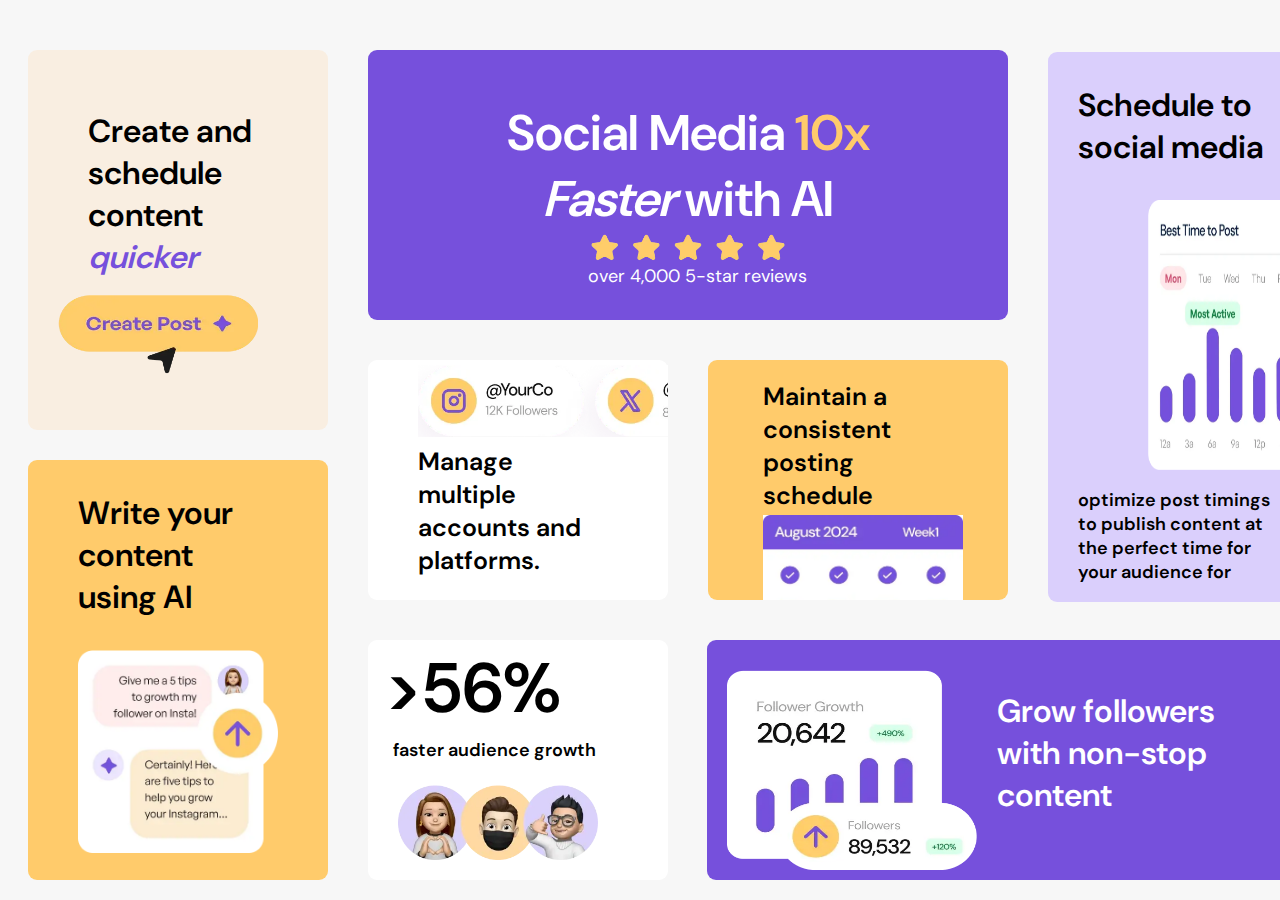
<file: bento-grid-main/index.html>
<!DOCTYPE html>
<html lang="en">
  <head>
    <meta charset="UTF-8" />
    <meta name="viewport" content="width=device-width, initial-scale=1.0" />
    <!-- displays site properly based on user's device -->

    <link
      rel="icon"
      type="image/png"
      sizes="32x32"
      href="./assets/images/favicon-32x32.png"
    />
    <link rel="stylesheet" href="style.css" />
    <link rel="icon" href="images/favicon-32x32.png" />

    <title>Frontend Mentor | Bento grid</title>
  </head>
  <body>
    <div class="grid-container">
      <div class="child child_one">
        <p>
          Create and <br />schedule<br />content<br /><span class="italic"
            >quicker</span
          >
        </p>
        <img
          src="images/illustration-create-post.webp"
          width="200px"
          height="85px"
          class="create-post"
          alt="create post"
        />
      </div>
      <div class="child child_two">
        <p>Schedule to<br />social media</p>
        <img
          src="images/illustration-schedule-posts.webp"
          alt=""
          width="200px"
          height="280px"
          class="schedule-img"
        />

        <p class="childtwo-p">
          optimize post timings<br />to publish content at<br />the perfect time
          for<br />your audience for
        </p>
      </div>
      <div class="child child_three">
        <p>Write your<br />content<br />using AI</p>
        <img
          src="images/illustration-ai-content.webp"
          alt=""
          width="200px"
          class="illustration-ai"
        />
      </div>
      <div class="child child_four">
        <p>Manage<br />multiple<br />accounts and<br />platforms.</p>
        <img
          src="images/illustration-multiple-platforms.png"
          alt=""
          width="250px"
          class="social-img"
        />
      </div>
      <div class="child child_five">
        <p>Maintain a<br />consistent<br />posting<br />schedule</p>
        <img
          src="images/illustration-consistent-schedule.png"
          alt=""
          width="200px"
          class="consistent-img"
        />
      </div>
      <div class="child child_six">
        <p class="percent">>56%</p>
        <p class="audience">faster audience growth</p>
        <img
          src="images/illustration-audience-growth.webp"
          alt=""
          width="200px"
          class="audience-pic"
        />
      </div>
      <div class="child child_seven">
        <p>
          Social Media <span class="tenx">10x</span><br /><em>Faster</em> with
          AI
        </p>
        <img
          src="images/illustration-five-stars.webp"
          alt="five stars"
          class="stars"
          width="200px"
        />
        <div class="p_childseven">over 4,000 5-star reviews</div>
      </div>
      <div class="child child_eight">
        <img
          src="images/illustration-grow-followers.webp"
          alt=""
          width="250px"
          height="200px"
          class="growfollower-img"
        />
        <p>Grow followers<br />with non-stop<br />content</p>
      </div>
    </div>

    <!-- <div class="attribution">
      Challenge by
      <a href="https://www.frontendmentor.io?ref=challenge">Frontend Mentor</a>.
      Coded by <a href="#">Prosper Ojonimi Joseph</a>.
    </div> -->
  </body>
</html>
</file>
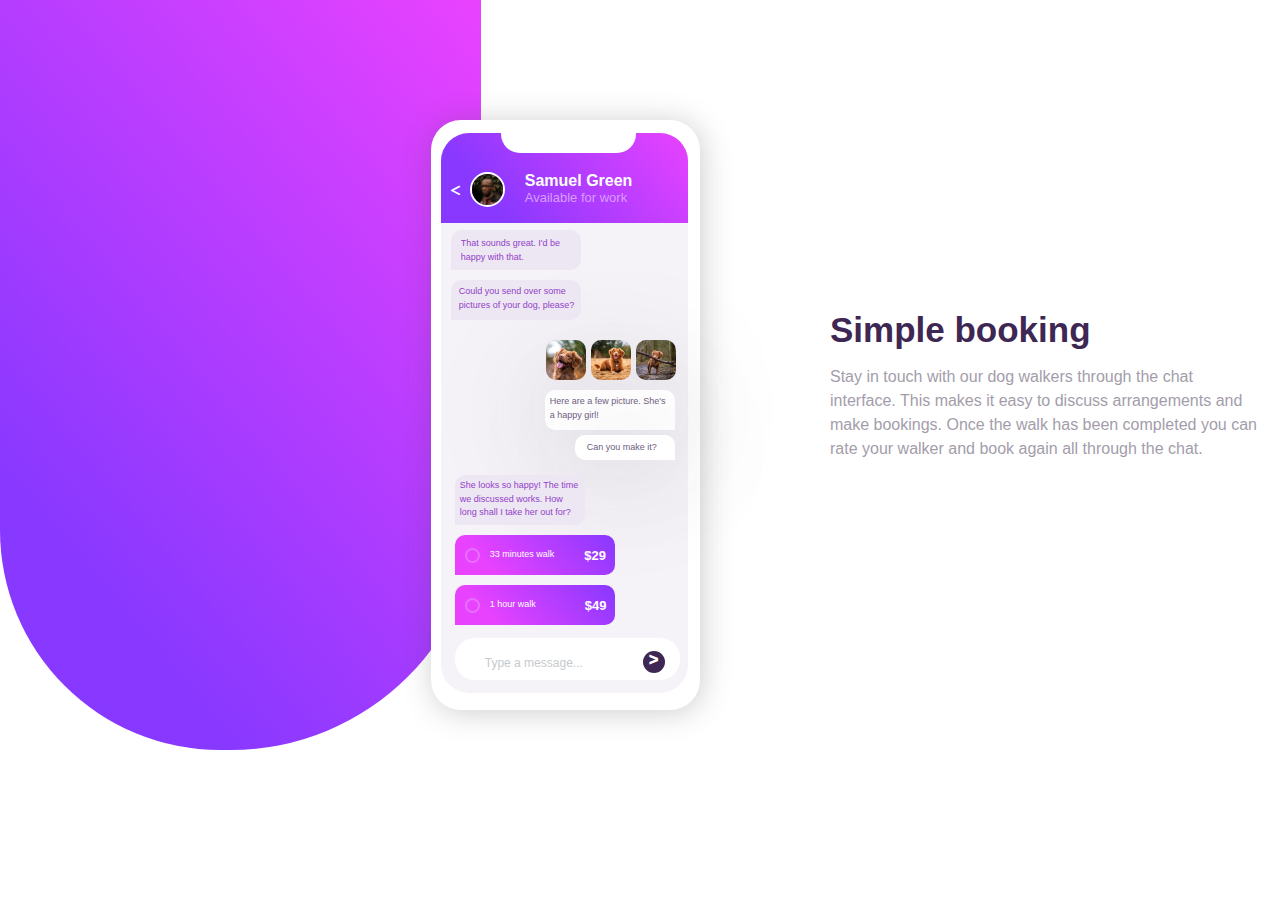
<file: chat-app-css-illustration-master/index.html>
<!DOCTYPE html>
<html lang="en">
  <head>
    <meta charset="UTF-8" />
    <link
      rel="stylesheet"
      href="https://cdnjs.cloudflare.com/ajax/libs/font-awesome/6.5.0/css/all.min.css"
    />

    <meta name="viewport" content="width=device-width, initial-scale=1.0" />
    <title>Chat app</title>
    <link rel="stylesheet" href="style.css" />
  </head>
  <body>
    <div class="container">
      <div class="chat-design">
        <div class="color-design"></div>
        <div class="chat-proper">
          <div class="chat-border">
            <div class="fill-area">
              <div class="curve"></div>

              <div class="header-content">
                <i class="fa-solid fa-less-than"></i>
                <img
                  src="images/avatar.jpg"
                  alt="profile-pic"
                  width="35px"
                  height="35px"
                  class="profile-pic"
                />
                <ul class="name">
                  <li class="worker-name">Samuel Green</li>
                  <li class="worker-job">Available for work</li>
                </ul>
              </div>
            </div>
            <div class="left-col">
              <div class="message-one">
                <p class="first-message">
                  That sounds great. I'd be<br />
                  happy with that.
                </p>
              </div>
              <div class="message-two">
                <p class="second-message">
                  Could you send over some<br />
                  pictures of your dog, please?
                </p>
              </div>
            </div>
            <div class="right-col">
              <div class="images">
                <img
                  src="images/dog-image-1.jpg"
                  alt="dog"
                  width="40px"
                  height="40px"
                  class="dog-one"
                />
                <img
                  src="images/dog-image-2.jpg"
                  alt="dog"
                  width="40px"
                  height="40px"
                />
                <img
                  src="images/dog-image-3.jpg"
                  alt="dog"
                  width="40px"
                  height="40px"
                  class="dog-three"
                />
              </div>
              <div class="text-one">
                <p class="third-message">
                  Here are a few picture. She's<br />
                  a happy girl!
                </p>
              </div>
              <div class="text-two">
                <p class="fourth-message">Can you make it?</p>
              </div>
              <div class="text-three">
                <p class="fifth-message">
                  She looks so happy! The time<br />
                  we discussed works. How<br />
                  long shall I take her out for?
                </p>
              </div>
              <div class="poll-one">
                <div class="circle"></div>
                <p class="poll-onetext">33 minutes walk</p>
                <span class="price">$29</span>
              </div>
              <div class="poll-two">
                <div class="circle"></div>
                <p class="poll-onetext">1 hour walk</p>
                <span class="price-two">$49</span>
              </div>
              <div class="text-area">
                Type a message...

                <div class="submit">></div>
              </div>
            </div>
          </div>
        </div>
      </div>

      <div class="chat-info">
        <h1>Simple booking</h1>
        <p>
          Stay in touch with our dog walkers through the chat<br />
          interface. This makes it easy to discuss arrangements and<br />
          make bookings. Once the walk has been completed you can<br />
          rate your walker and book again all through the chat.
        </p>
      </div>
    </div>
  </body>
</html>
</file>
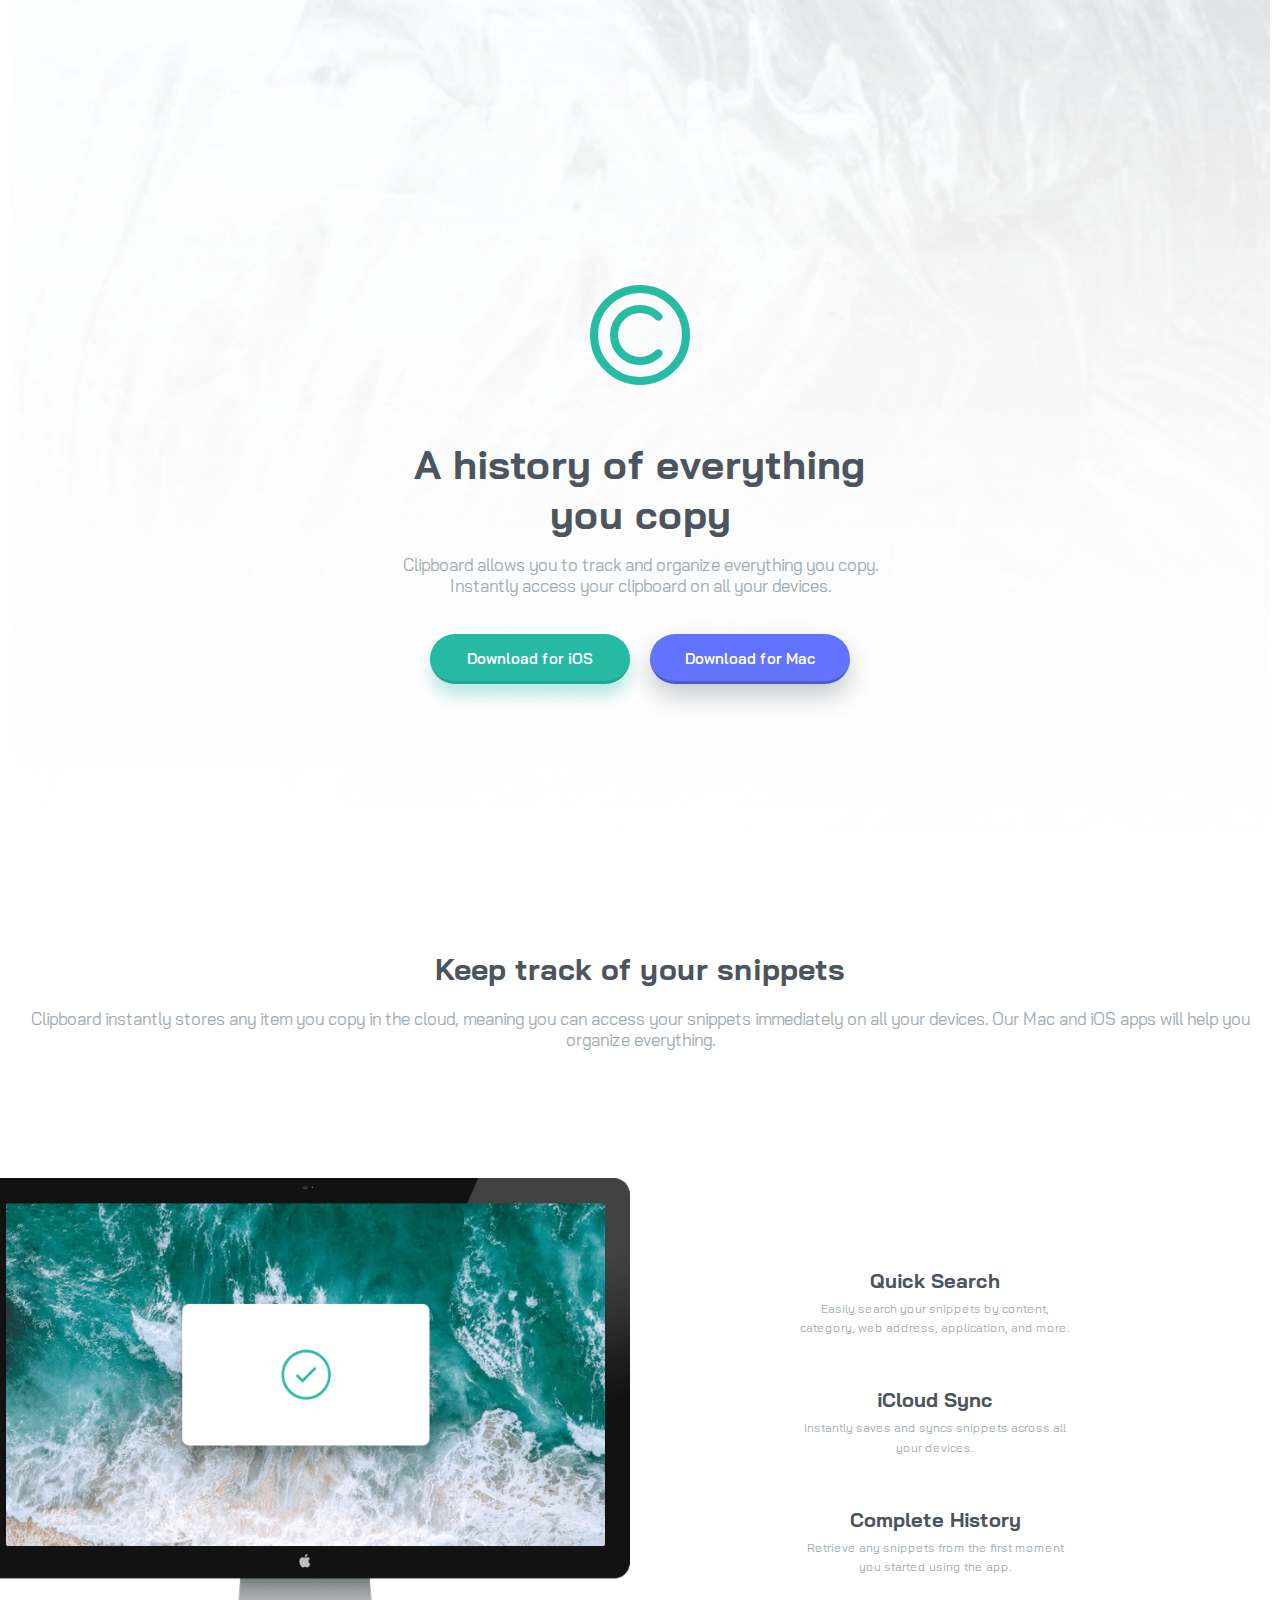
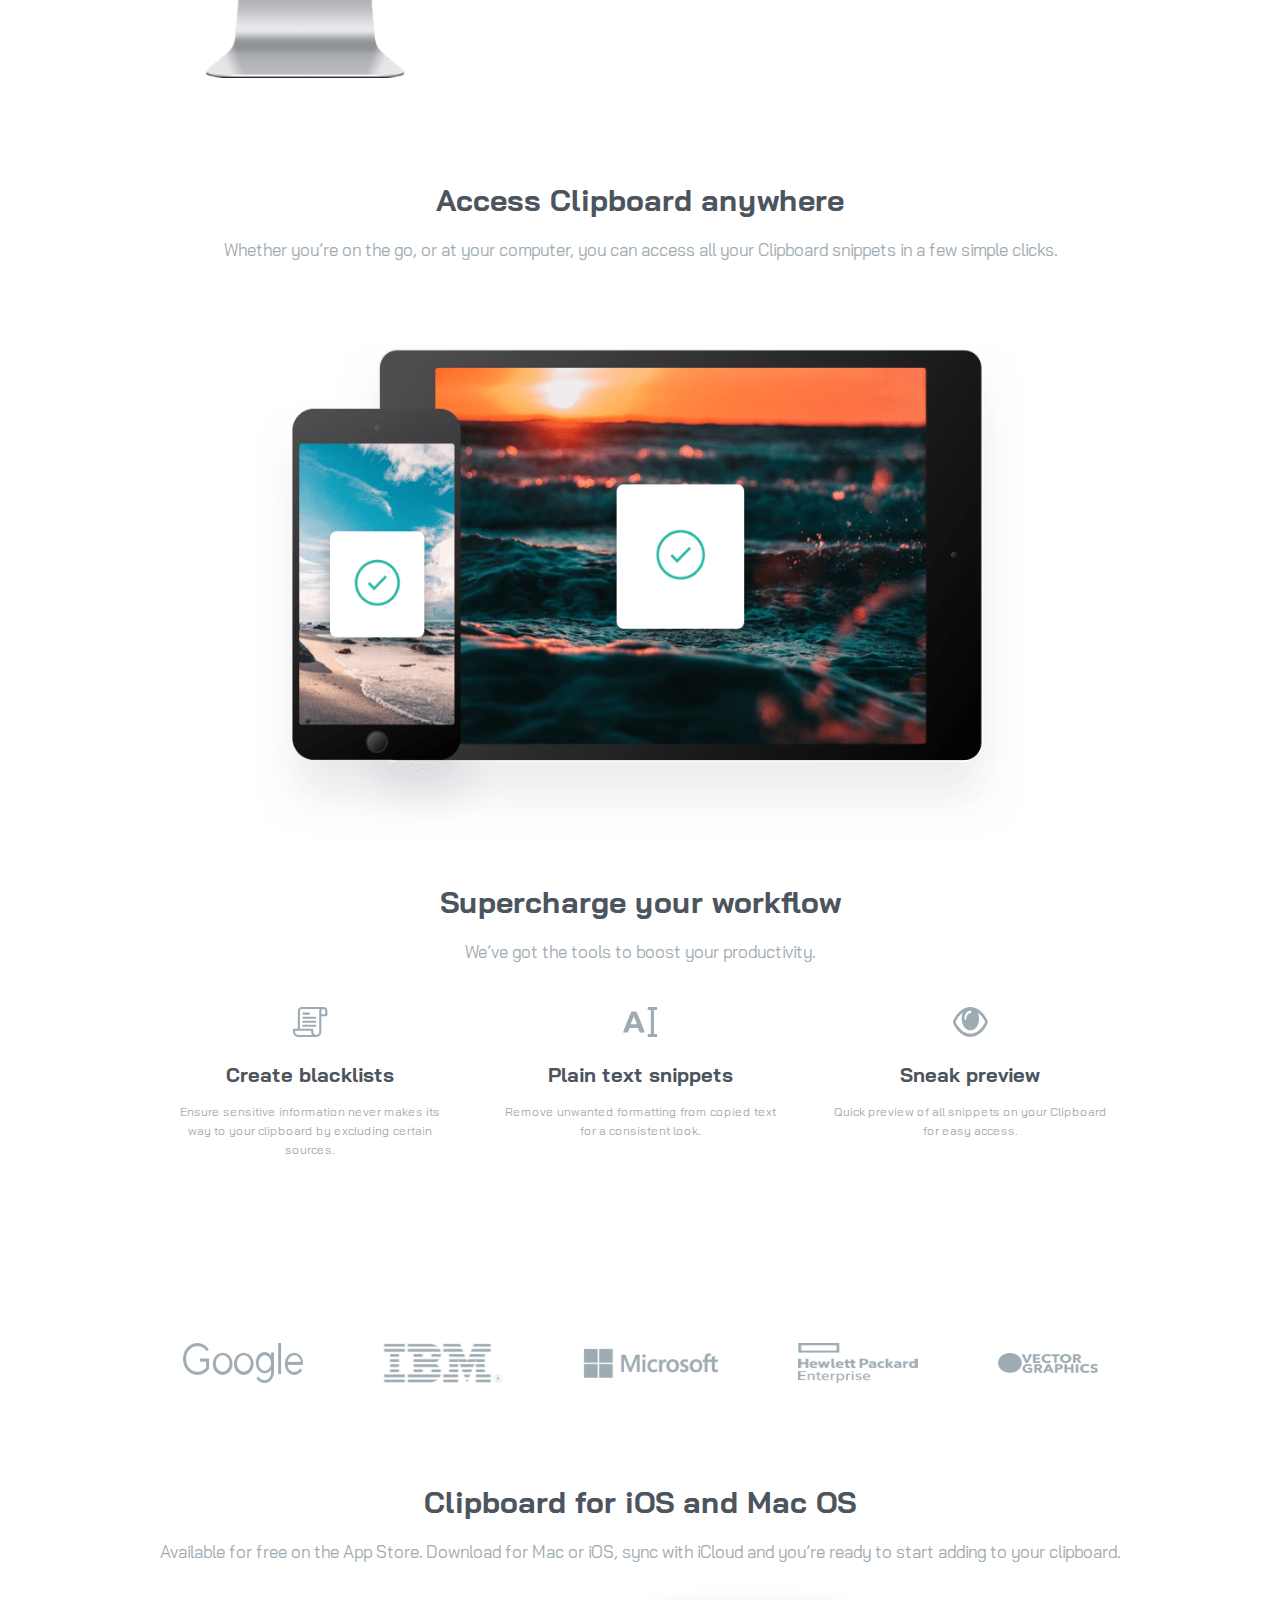
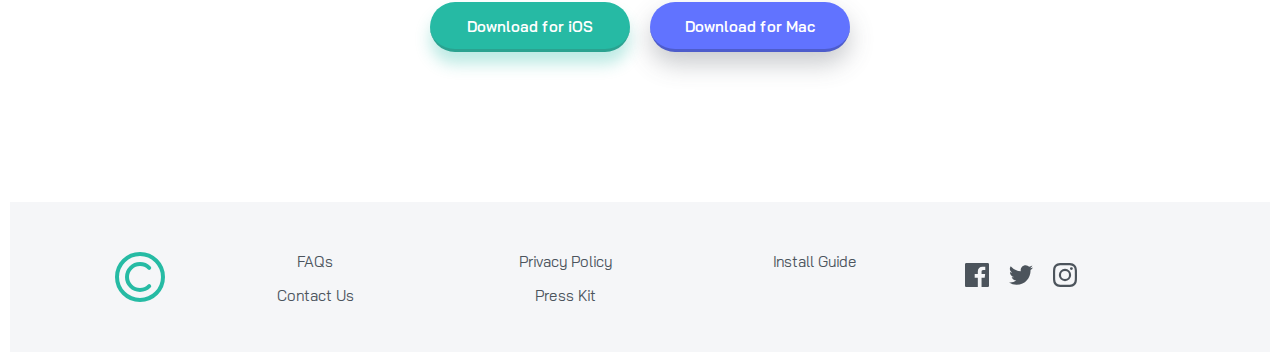
<file: clipboard-landing-page-master/index.html>
<!DOCTYPE html>
<html lang="en">
  <head>
    <meta charset="UTF-8" />
    <meta name="viewport" content="width=device-width, initial-scale=1.0" />

    <link rel="icon" type="image/png" sizes="32x32" href="./images/logo.svg" />
    <link rel="stylesheet" href="css/styles.css" />
    <link rel="stylesheet" href="css/queries.css" />
    <link rel="preconnect" href="https://fonts.googleapis.com" />
    <link rel="preconnect" href="https://fonts.gstatic.com" crossorigin />
    <link
      href="https://fonts.googleapis.com/css2?family=Bai+Jamjuree:wght@400;600&family=Inter:opsz,wght@14..32,700&display=swap"
      rel="stylesheet"
    />
    <title>Clipboard landing page</title>
  </head>
  <body>
    <section class="hero">
      <div class="container">
        <div class="logo-img">
          <img src="images/logo.svg" alt="brand-logo" class="logo" />
        </div>
        <div class="main-page-info">
          <h1 class="main-text">A history of everything you copy</h1>

          <p class="info-text">
            Clipboard allows you to track and organize everything you copy.
            Instantly access your clipboard on all your devices.
          </p>
        </div>
        <div class="cta">
          <a href="#" class="cta-link">Download for iOS</a>
          <a href="#" class="cta-link cta-link_blue">Download for Mac</a>
        </div>
      </div>
    </section>
    <section class="keep-track">
      <h2 class="keep-track-main-text">Keep track of your snippets</h2>
      <p class="keep-track_info-text">
        Clipboard instantly stores any item you copy in the cloud, meaning you
        can access your snippets immediately on all your devices. Our Mac and
        iOS apps will help you organize everything.
      </p>
    </section>
    <section class="features">
      <div class="features-img">
        <img
          src="images/image-computer.png"
          alt="image of a desktop"
          class="desktop"
        />
      </div>
      <div class="features-text">
        <div>
          <h3>Quick Search</h3>
          <p>
            Easily search your snippets by content, <br />
            category, web address, application, and more.
          </p>
        </div>
        <div>
          <h3 class="text-head">iCloud Sync</h3>
          <p>
            Instantly saves and syncs snippets across all <br />your devices.
          </p>
        </div>
        <div>
          <h3>Complete History</h3>
          <p>
            Retrieve any snippets from the first moment <br />you started using
            the app.
          </p>
        </div>
      </div>
    </section>
    <section class="access-clipboard">
      <h2>Access Clipboard anywhere</h2>
      <p>
        Whether you’re on the go, or at your computer, you can access all your
        Clipboard snippets in a few simple clicks.
      </p>
      <div class="devices-img">
        <img src="images/image-devices.png" alt="devices" />
      </div>
    </section>
    <section class="workflow">
      <h2>Supercharge your workflow</h2>
      <p>We’ve got the tools to boost your productivity.</p>
      <div>
        <div class="use-container">
          <div>
            <img src="images/icon-blacklist.svg" alt="blacklist" />
            <h3>Create blacklists</h3>
            <p>
              Ensure sensitive information never makes its<br />
              way to your clipboard by excluding certain <br />
              <span>sources.</span>
            </p>
          </div>
          <div>
            <img src="images/icon-text.svg" alt="text" />
            <h3>Plain text snippets</h3>
            <p>
              Remove unwanted formatting from copied text <br />
              <span> for a consistent look.</span>
            </p>
          </div>
          <div>
            <img src="images/icon-preview.svg" alt="blacklist" />
            <h3>Sneak preview</h3>
            <p>
              Quick preview of all snippets on your Clipboard <br /><span>
                for easy access.</span
              >
            </p>
          </div>
        </div>
      </div>
    </section>
    <section class="featured-in">
      <img src="images/logo-google.png" alt="google" />
      <img src="images/logo-ibm.png" alt="ibm" />
      <img src="images/logo-microsoft.png" alt="microsoft" />
      <img src="images/logo-hp.png" alt="hp" />
      <img src="images/logo-vector-graphics.png" alt="vector graphics" />
    </section>
    <section class="last-section">
      <h2>Clipboard for iOS and Mac OS</h2>

      <p>
        Available for free on the App Store. Download for Mac or iOS, sync with
        iCloud and you’re ready to start adding to your clipboard.
      </p>

      <div>
        <a href="#" class="cta-link">Download for iOS</a>
        <a href="#" class="cta-link cta-link_blue">Download for Mac</a>
      </div>
    </section>
    <footer>
      <img src="images/logo.svg" alt="logo" class="logo-footer" />
      <div>
        <a href="#">FAQs</a>
        <a href="#">Contact Us</a>
      </div>
      <div>
        <a href="#">Privacy Policy</a>
        <a href="#">Press Kit</a>
      </div>
      <div>
        <a href="#">Install Guide</a>
      </div>
      <div>
        <a href="#"><img src="images/icon-facebook.svg" alt="facebook" /></a>
        <a href="#"><img src="images/icon-twitter.svg" alt="facebook" /></a>
        <a href="#"><img src="images/icon-instagram.svg" alt="facebook" /></a>
      </div>
    </footer>
  </body>
</html>
</file>
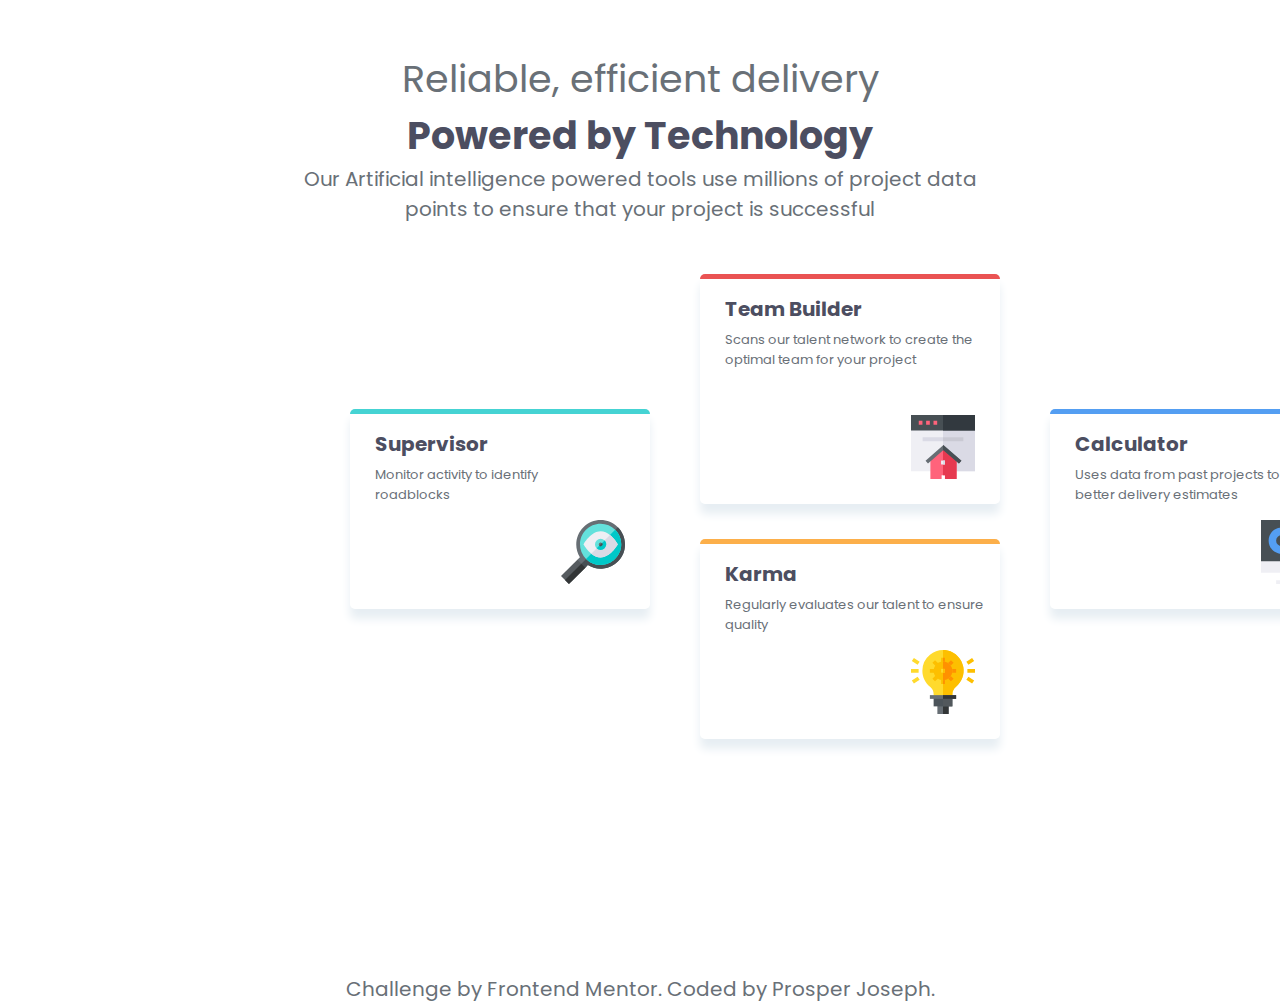
<file: four-card-feature-section-master/index.html>
<!DOCTYPE html>
<html lang="en">
  <head>
    <meta charset="UTF-8" />
    <meta name="viewport" content="width=device-width, initial-scale=1.0" />
    <!-- displays site properly based on user's device -->
    <link rel="stylesheet" href="style.css" />
    <link rel="preconnect" href="https://fonts.googleapis.com" />
    <link rel="preconnect" href="https://fonts.gstatic.com" crossorigin />
    <link
      href="https://fonts.googleapis.com/css2?family=Poppins:ital,wght@0,100;0,200;0,300;0,400;0,500;0,600;0,700;0,800;0,900;1,100;1,200;1,300;1,400;1,500;1,600;1,700;1,800;1,900&display=swap"
      rel="stylesheet"
    />
    <link
      rel="icon"
      type="image/png"
      sizes="32x32"
      href="./images/favicon-32x32.png"
    />

    <title>Four card feature section</title>
  </head>
  <body>
    <header>
      <h2>Reliable, efficient delivery</h2>
      <h2 class="header-two">Powered by Technology</h2>
      <p>
        Our Artificial intelligence powered tools use millions of project
        data<br />
        points to ensure that your project is successful
      </p>
    </header>
    <article>
      <div class="container">
        <div class="child supervisor">
          <p class="para s">Team Builder</p>
          <p class="paras1 1">
            Scans our talent network to create the <br />optimal team for your
            project
          </p>
          <img
            src="images/icon-team-builder.svg"
            alt="home image"
            class="home"
          />
        </div>
        <div class="child team-builder">
          <p class="para s">Supervisor</p>
          <p class="paras1 1">Monitor activity to identify <br />roadblocks</p>
          <img
            src="images/icon-supervisor.svg"
            alt="magnifying glass image"
            class="glass"
          />
        </div>
        <div class="child calculator">
          <p class="para s">Calculator</p>
          <p class="paras1 1">
            Uses data from past projects to provide <br />better delivery
            estimates
          </p>
          <img
            src="images/icon-calculator.svg"
            alt="calculator image"
            class="calc"
          />
        </div>
        <div class="child karma">
          <p class="para s">Karma</p>
          <p class="paras1 1">
            Regularly evaluates our talent to ensure quality
          </p>
          <img
            src="images/icon-karma.svg"
            alt="light bulb image"
            class="bulb"
          />
        </div>
      </div>
    </article>
    <footer>
      <p>Challenge by Frontend Mentor. Coded by Prosper Joseph.</p>
    </footer>
  </body>
</html>
</file>
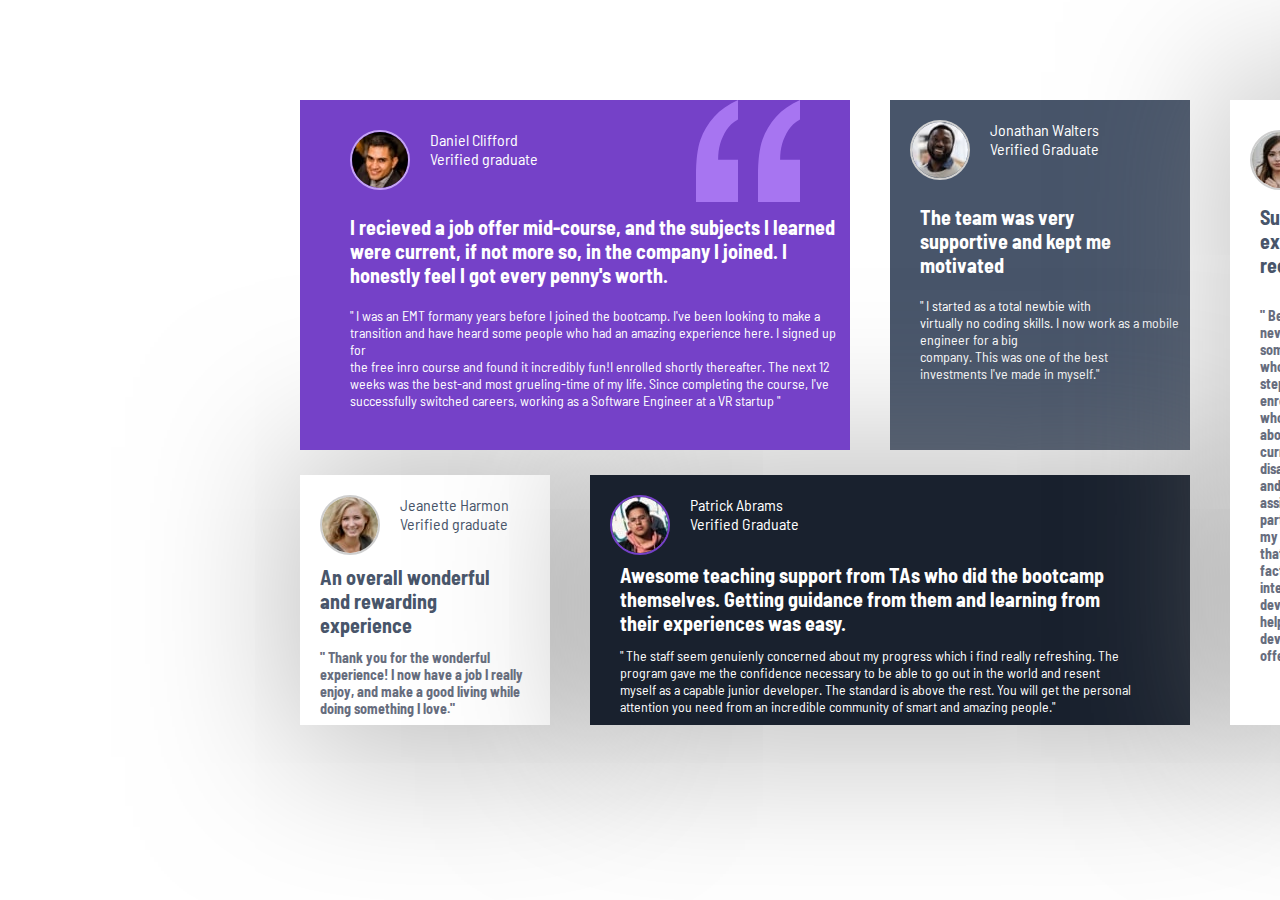
<file: testimonials-grid-section-main/index.html>
<!DOCTYPE html>
<html lang="en">
  <head>
    <meta charset="UTF-8" />
    <meta name="viewport" content="width=device-width, initial-scale=1.0" />
    <link rel="stylesheet" href="style.css" />
    <link rel="preconnect" href="https://fonts.googleapis.com" />
    <link rel="preconnect" href="https://fonts.gstatic.com" crossorigin />
    <link
      href="https://fonts.googleapis.com/css2?family=Barlow+Semi+Condensed:ital,wght@0,100;0,200;0,300;0,400;0,500;0,600;0,700;0,800;0,900;1,100;1,200;1,300;1,400;1,500;1,600;1,700;1,800;1,900&family=Poppins:ital,wght@0,100;0,200;0,300;0,400;0,500;0,600;0,700;0,800;0,900;1,100;1,200;1,300;1,400;1,500;1,600;1,700;1,800;1,900&display=swap"
      rel="stylesheet"
    />
    <link
      rel="shortcut icon"
      href="images/favicon-32x32.png"
      type="image/x-icon"
    />
    <title>Testimonial section</title>
  </head>
  <body>
    <section>
      <div class="container">
        <div class="column-one">
          <div class="child child-one">
            <img
              src="images/bg-pattern-quotation.svg"
              alt="quote image"
              class="quote-img"
            />
            <div class="childone-header">
              <img
                src="images/image-daniel.jpg"
                alt="daniel"
                class="daniel-img"
              />
              <ul>
                <li>Daniel Clifford</li>
                <li>Verified graduate</li>
              </ul>
            </div>
            <div class="childone-p">
              <p class="paragraph-one">
                I recieved a job offer mid-course, and the subjects I learned<br />
                were current, if not more so, in the company I joined. I<br />
                honestly feel I got every penny's worth.
              </p>
              <p class="paragraph-two">
                " I was an EMT formany years before I joined the bootcamp. I've
                been looking to make a<br />
                transition and have heard some people who had an amazing
                experience here. I signed up for<br />
                the free inro course and found it incredibly fun!I enrolled
                shortly thereafter. The next 12<br />
                weeks was the best-and most grueling-time of my life. Since
                completing the course, I've<br />
                successfully switched careers, working as a Software Engineer at
                a VR startup "
              </p>
            </div>
          </div>
          <div class="child child-two">
            <div class="childtwo-header">
              <img
                src="images/image-jeanette.jpg"
                alt="jeanette"
                class="jeanette-img"
              />
              <ul>
                <li class="childtwo-list">Jeanette Harmon</li>
                <li class="childtwo-list">Verified graduate</li>
              </ul>
            </div>
            <div class="childtwo-p">
              <p class="paragraph-one two">
                An overall wonderful<br />
                and rewarding<br />
                experience
              </p>
              <p class="paragraph-one twop">
                " Thank you for the wonderful<br />
                experience! I now have a job I really<br />
                enjoy, and make a good living while <br />
                doing something I love."
              </p>
            </div>
          </div>
        </div>
        <div class="column-two">
          <div class="child child-three">
            <div class="childthree-header">
              <img
                src="images/image-patrick.jpg"
                alt="patrick"
                class="patrick-img"
              />
              <ul>
                <li>Patrick Abrams</li>
                <li>Verified Graduate</li>
              </ul>
            </div>
            <div class="childthree-p">
              <p class="paragraph-one">
                Awesome teaching support from TAs who did the bootcamp<br />
                themselves. Getting guidance from them and learning from<br />
                their experiences was easy.
              </p>
              <p class="paragraph-two">
                " The staff seem genuienly concerned about my progress which i
                find really refreshing. The<br />
                program gave me the confidence necessary to be able to go out in
                the world and resent<br />
                myself as a capable junior developer. The standard is above the
                rest. You will get the personal<br />
                attention you need from an incredible community of smart and
                amazing people."
              </p>
            </div>
          </div>
          <div class="child child-four">
            <div class="childfour-header">
              <img
                src="images/image-jonathan.jpg"
                alt="jonathan"
                class="jonathan-img"
              />
              <ul>
                <li>Jonathan Walters</li>
                <li>Verified Graduate</li>
              </ul>
            </div>
            <div class="childfour-p">
              <p class="paragraph-one">
                The team was very<br />
                supportive and kept me<br />
                motivated
              </p>
              <p class="paragraph-two">
                " I started as a total newbie with<br />
                virtually no coding skills. I now work as a mobile engineer for
                a big<br />
                company. This was one of the best<br />
                investments I've made in myself."
              </p>
            </div>
          </div>
        </div>
        <div class="child child-five">
          <div class="childfive-header">
            <img src="images/image-kira.jpg" alt="kira" class="kira-img" />
            <ul>
              <li class="childtwo-list">Kira White</li>
              <li class="childtwo-list">Verified Graduate</li>
            </ul>
          </div>
          <div class="childfive-p">
            <p class="paragraph-one two">
              Such a life-changing<br />
              experience. Highly<br />
              recommended!
            </p>
            <p class="paragraph-one twop">
              " Before joining the bootcamp, I've<br />
              never written a line of code. I needed<br />
              some structure from proffessionals<br />
              who can help me learn programming<br />
              step by step. I was encouraged to<br />
              enroll by a former student of theirs<br />
              who can only say wonderful things<br />
              about the program. The entire<br />
              curriculum and staff did not<br />
              disappoint. They were very hands-on<br />
              and I never had to wait long for<br />
              assistance. The agile team project, in<br />
              particular, was outstanding. It took<br />
              my learning to the next level in a way<br />
              that no tutorial could ever have. In<br />
              fact, I've often referred to it during<br />
              interviews as an example of my<br />
              development experience. It certainly<br />
              helped me land a job as a full-stack<br />
              developer after recieving multiple<br />
              offers. 100% recommend!"
            </p>
          </div>
        </div>
      </div>
    </section>
  </body>
</html>
</file>
<file: bento-grid-main/style.css>
@font-face {
  font-family: DM Sans;
  src: url("fonts/DMSans-VariableFont_opsz\,wght.ttf") format("truetype");
}
body {
  background-color: #f7f7f7;
  font-family: "DM Sans";
}
p {
  font-size: 32px;
  font-weight: 600;
}
.grid-container {
  width: 1440px;
  height: 830px;
  background-color: #f7f7f7;
  margin-left: auto;
  margin-right: auto;
  margin-top: 50px;
  display: grid;
  grid-template-columns: 1fr 2fr 1fr;
  row-gap: 30px;
}
.child {
  background-color: gray;
  height: 300px;
  width: 300px;
  border-radius: 9px;
}

.child_one {
  background-color: hsl(31, 66%, 93%);
  align-self: start;
  height: 380px;
  margin-left: 20px;
}

.child_two {
  background-color: hsl(254, 88%, 90%);
  grid-column: 3/4;
  grid-row: 2;
  height: 550px;
  margin-top: -408px;
  margin-left: -40px;
  position: relative;
  display: flex;
  flex-direction: column;
}
.child_three {
  background-color: hsl(39, 100%, 71%);
  align-self: end;
  height: 420px;
  margin-left: 20px;
  grid-column: 1/2;
  grid-row: 2;
}
.child_four {
  background-color: hsl(0, 0%, 100%);
  grid-column: 2/3;
  grid-row: 2;
  height: 240px;
  margin-top: -100px;
  position: relative;
}
.social-img {
  position: absolute;
  top: 5px;
  left: 50px;

  background-color: hsl(0, 0%, 100%);
}
.child_five {
  background-color: hsl(39, 100%, 71%);
  grid-column: 2/3;
  grid-row: 2;
  justify-self: end;
  height: 240px;
  margin-top: -100px;
  margin-right: 80px;
  position: relative;
}
.child_six {
  background-color: hsl(0, 0%, 100%);
  grid-column: 2/3;
  grid-row: 2;
  height: 240px;
  align-self: end;
  position: relative;
}
.child_seven {
  background-color: hsl(256, 67%, 59%);
  grid-column: 2/3;
  grid-row: 1;
  height: 270px;
  width: 640px;
  position: relative;
}
.child_eight {
  background-color: hsl(256, 67%, 59%);
  grid-column: 2/3;
  grid-row: 2;
  justify-self: end;
  align-self: end;
  height: 240px;
  margin-right: -257px;
  display: flex;

  width: 638px;
}

.child_one p {
  margin-left: 60px;
  margin-top: 60px;
}
.italic {
  font-style: italic;
  color: hsl(256, 67%, 59%);
}
.create-post {
  margin-left: 30px;
  margin-top: -15px;
}

.child_seven p {
  font-size: 50px;
  color: hsl(0, 0%, 100%);
  text-align: center;
}
.stars {
  position: absolute;
  bottom: 55px;
  left: 220px;
}
.p_childseven {
  font-size: 18px;
  color: hsl(0, 0%, 100%);
  position: absolute;
  bottom: 32px;
  left: 220px;
}
.tenx {
  color: hsl(39, 100%, 71%);
}

.child_four p {
  font-size: 25px;
  margin-left: 50px;
  margin-top: 85px;
}

.audience {
  font-size: 18px;
  position: absolute;
  top: 80px;
  left: 25px;
}

.percent {
  font-size: 70px;
  margin-top: 3px;
  margin-left: 15px;
}
.audience-pic {
  position: absolute;
  bottom: 20px;
  left: 30px;
}

.child_three p {
  margin-left: 50px;
}
.illustration-ai {
  margin-left: 50px;
}
.child_five p {
  margin-top: 20px;
  margin-left: 55px;
  font-size: 25px;
}

.consistent-img {
  position: absolute;
  bottom: 0;
  left: 55px;
  height: 85px;
}
.child_eight {
  color: hsl(0, 0%, 100%);
}
.child_eight p {
  margin-top: 50px;
  margin-left: 20px;
}

.growfollower-img {
  margin-top: 30px;
  margin-left: 20px;
}

.schedule-img {
  align-self: end;
}
.child_two p {
  margin-left: 30px;
}
.childtwo-p {
  font-size: 18px;
  margin-left: 30px;
}
</file>
<file: chat-app-css-illustration-master/style.css>
* {
  padding: 0;
  margin: 0;
  box-sizing: border-box;
}
body {
  font-family: sans-serif;
}
.container {
  display: grid;
  grid-template-columns: 700px 1fr;
}
.chat-design {
  height: 700px;
  display: flex;
}
.chat-info {
  display: flex;
  flex-direction: column;
  margin-left: 130px;
  margin-top: 310px;
  color: hsl(270, 7%, 64%);
}
h1 {
  margin-bottom: 15px;
  font-size: 35px;
  color: hsl(271, 36%, 24%);
}
p {
  font-size: 16px;
  line-height: 1.5;
  color: hsl(270, 7%, 64%);
}
.color-design {
  background: linear-gradient(
    50deg,
    hsl(264, 100%, 61%) 20%,
    hsl(293, 100%, 63%)
  );
  height: 750px;
  width: 500px;
  border-bottom-left-radius: 220px;
  border-bottom-right-radius: 250px;
  border-top-right-radius: 0px;
  border-top-left-radius: 0px;
}
.chat-proper {
  background-color: hsl(0, 0%, 100%);
  box-shadow: 2px 2px 30px lch(28.85% 0 296.81 / 0.267);
  width: 280px;
  height: 590px;
  margin-left: -50px;
  border-radius: 30px;
  margin-top: 120px;
  position: relative;
}
.chat-border {
  width: 247px;
  height: 560px;
  /* border: 2px solid black; */
  position: absolute;
  right: 20px;
  bottom: 17px;
  left: 10px;
  border-radius: 28px;
  background-color: hsl(270, 20%, 96%);
}
.top-line {
  margin-top: 40px;
}
.curve {
  width: 135px;
  height: 20px;
  margin-left: 60px;
  border-radius: 10px;
  border-top-left-radius: 0px;
  border-top-right-radius: 0px;
  border-bottom-left-radius: 19px;
  border-bottom-right-radius: 19px;
  background-color: white;
}
.fill-area {
  border-radius: 28px;
  border-bottom-left-radius: 0px;
  border-bottom-right-radius: 0px;
  background: linear-gradient(
    50deg,
    hsl(264, 100%, 61%) 20%,
    hsl(293, 100%, 63%)
  );
  box-sizing: border-box;
  height: 90px;
}
.left-col {
  width: 130px;
  height: 90px;
  background-color: hsl(270, 20%, 96%);
  margin-top: 7px;
  display: flex;
  flex-direction: column;
  justify-content: space-between;
}
.message-one {
  width: 130px;
  height: 40px;
  margin-left: 10px;
  background-color: hsl(270, 32%, 93%);
  border-top-left-radius: 10px;
  border-top-right-radius: 10px;
  border-bottom-right-radius: 10px;
  border-bottom-left-radius: 0px;
}
.message-two {
  width: 130px;
  height: 40px;
  margin-left: 10px;
  border-top-left-radius: 10px;
  border-top-right-radius: 10px;
  border-bottom-right-radius: 10px;
  border-bottom-left-radius: 0px;
  background-color: hsl(270, 32%, 93%);
}
.right-col {
  width: 196px;
  height: 90px;
  margin-left: 29px;
  margin-top: 20px;
}
.images {
  display: flex;
  justify-content: flex-end;
  margin-right: -10px;
}
.dog-one {
  margin-right: 5px;
}
.dog-three {
  margin-left: 5px;
}
img {
  border-radius: 10px;
}
.text-one {
  width: 130px;
  height: 40px;
  box-shadow: 0px 0px 120px lch(28.85% 0 296.81 / 0.267);
  background-color: hsl(0, 0%, 100%);
  margin-top: 10px;
  margin-left: 75px;
  border-top-left-radius: 10px;
  border-top-right-radius: 10px;
  border-bottom-right-radius: 0px;
  border-bottom-left-radius: 10px;
  padding-top: 5px;
}
.text-two {
  background-color: hsl(0, 0%, 100%);
  box-shadow: 0px 0px 120px lch(28.85% 0 296.81 / 0.267);
  width: 100px;
  height: 25px;
  margin-left: 105px;
  margin-top: 5px;
  border-top-left-radius: 10px;
  border-top-right-radius: 10px;
  border-bottom-right-radius: 0px;
  border-bottom-left-radius: 10px;
  padding-top: 6px;
}
.text-three {
  background-color: hsl(270, 32%, 93%);
  width: 130px;
  height: 50px;
  margin-left: -15px;
  margin-top: 15px;
  border-top-left-radius: 10px;
  border-top-right-radius: 10px;
  border-bottom-right-radius: 10px;
  border-bottom-left-radius: 0px;
  padding-top: 4px;
}
.poll-one {
  width: 160px;
  height: 40px;
  background: linear-gradient(
    50deg,
    hsl(293, 100%, 63%) 20%,
    hsl(264, 100%, 61%)
  );
  margin-left: -15px;
  margin-top: 10px;
  border-top-left-radius: 10px;
  border-top-right-radius: 10px;
  border-bottom-right-radius: 10px;
  border-bottom-left-radius: 0px;
  padding-top: 13px;
  display: flex;
}

.poll-two {
  width: 160px;
  height: 40px;
  background: linear-gradient(
    50deg,
    hsl(293, 100%, 63%) 20%,
    hsl(264, 100%, 61%)
  );
  margin-left: -15px;
  margin-top: 10px;
  border-top-left-radius: 10px;
  border-top-right-radius: 10px;
  border-bottom-right-radius: 10px;
  border-bottom-left-radius: 0px;
  display: flex;
  padding-top: 13px;
}
.text-area {
  height: 42px;
  width: 225px;
  background-color: white;
  margin-left: -15px;
  margin-top: 13px;
  border-radius: 20px;
  padding-top: 18px;

  padding-left: 30px;
  color: hsl(206, 6%, 79%);
  font-size: 12px;
  position: relative;
}
.header-content {
  height: 60px;
  display: flex;
  margin-left: 10px;
}
.profile-pic {
  border-radius: 30px;
  border: 2px solid white;
  margin-right: 20px;
  margin-left: 30px;
  margin-top: 19px;
}
li {
  list-style-type: none;
}
.name {
  margin-top: 19px;
}
.worker-name {
  font-size: 16px;
  color: white;
  font-weight: bold;
}
.worker-job {
  color: white;
  font-size: 13px;
  color: hsl(276, 100%, 81%);
}
.symbol {
  color: white;
}
.first-message {
  font-size: 9px;
  margin-left: 10px;
  margin-top: 7px;
  color: hsl(276, 55%, 52%);
}
.second-message {
  font-size: 9px;
  margin-left: 8px;
  margin-top: 5px;
  color: hsl(276, 55%, 52%);
}
.third-message {
  font-size: 9px;
  color: hsl(271, 15%, 43%);
  margin-left: 5px;
}
.fourth-message {
  font-size: 9px;
  color: hsl(271, 15%, 43%);
  margin-left: 12px;
}
.fifth-message {
  font-size: 9px;
  color: hsl(276, 55%, 52%);
  margin-left: 5px;
}
.fa-solid {
  color: white;
  margin-top: 32px;
  margin-right: -20px;
  font-size: 12px;
  font-weight: bold;
}

.submit {
  width: 22px;
  height: 22px;
  background-color: hsl(271, 36%, 24%);
  border-radius: 30px;
  position: absolute;

  right: 15px;
  top: 13px;
  text-align: center;
  font-size: 16px;
  font-weight: 1000;
  color: white;
}
.poll-onetext {
  color: white;
  font-size: 9px;
  margin-left: 10px;
}
.price {
  margin-left: 30px;
  font-size: 13px;
  color: white;
  font-weight: bold;
  margin-bottom: 5px;
}
.circle {
  width: 15px;
  height: 15px;
  border: 2px solid hsl(289, 100%, 72%);
  border-radius: 30px;
  margin-left: 10px;
}
.price-two {
  margin-left: 30px;
  font-size: 13px;
  color: white;
  font-weight: bold;
  margin-bottom: 5px;
  margin-left: 49px;
}
</file>
<file: clipboard-landing-page-master/css/styles.css>
* {
  margin: 0;
  padding: 0;
  box-sizing: border-box;
}
html {
  font-size: 62.5%;
  width: 100%;
  overflow-x: hidden;
}
body {
  font-family: "Bai Jamjuree", sans-serif;
  width: 100%;
  padding-left: 1rem;
  padding-right: 1rem;
  overflow-x: hidden;
  text-align: center;
}
p {
  word-wrap: break-word;
  text-align: center;
  max-width: 100%;
}
.hero {
  width: 100%;
  height: 100vh;
  padding-top: 2rem;

  background-image: linear-gradient(to top, #fff, rgba(255, 255, 255, 0)),
    url(../images/bg-header-desktop.png);
  background-size: cover;
  display: flex;
  align-items: center;
  justify-content: center;
}
.container {
  width: 90%;
  height: 60rem;
  margin: 0 auto;
  display: flex;
  flex-direction: column;
  align-items: center;
  gap: 3rem;
  padding-top: 1rem;
}
.logo-img {
  width: 25rem;
  height: 25rem;
  display: flex;
  align-items: center;
  justify-content: center;
  padding-top: 9rem;
}
.logo {
  height: 10rem;
  width: 10rem;
}
.main-page-info {
  width: 100rem;
  height: 15rem;
  display: flex;
  flex-direction: column;
  align-items: center;
  gap: 1.5rem;
}
.main-text {
  font-size: 4rem;
  color: hsl(210, 10%, 33%);
  width: 50%;
  text-align: center;
}
.info-text {
  font-size: 1.7rem;
  display: flex;
  flex-direction: column;
  padding-bottom: 10rem;
  color: hsl(201, 11%, 66%);
  gap: 1rem;
  width: 50%;
  text-align: center;
}
.info-text span:nth-child(2) {
  display: flex;
  justify-content: center;
}
.cta {
  width: 100rem;
  height: 15rem;
  display: flex;
  justify-content: center;
  gap: 2rem;
  padding-top: 1.5rem;
}
.cta-link:link,
.cta-link:visited {
  font-size: 1.5rem;
  font-weight: 600;
  display: inline-block;
  width: 20rem;
  height: 5rem;
  text-align: center;
  padding-top: 1.5rem;
  border-radius: 50px;
  text-decoration: none;
  color: #fff;
  background-color: hsl(171, 66%, 44%);
  border-bottom: 3px solid hsl(171, 59%, 40%);
  cursor: pointer;
  box-shadow: 0 12px 15px rgba(38, 186, 164, 0.3);
  transition: transform 0.5s;
  outline: none;
}
.cta-link:hover,
.cta-link:active {
  font-size: 1.5rem;
  display: inline-block;
  width: 20rem;
  height: 5rem;
  text-align: center;
  padding-top: 1.5rem;
  border-radius: 50px;
  text-decoration: none;
  color: #fff;
  background-color: hsl(171, 66%, 44%);
  cursor: pointer;
  box-shadow: 0 12px 15px rgba(38, 186, 164, 0.3);
  transform: scale(1.1);
}
.cta-link_blue:link,
.cta-link_blue:visited {
  background-color: hsl(233, 100%, 69%);
  box-shadow: 0 12px 25px rgba(76, 84, 93, 0.3);
  border-bottom: 3px solid hsl(233, 55%, 55%);
}

.keep-track {
  width: 100%;
  display: flex;
  flex-direction: column;
  justify-content: center;
  align-items: center;
  gap: 2rem;
}
.keep-track-main-text {
  font-size: 3rem;
  color: hsl(210, 10%, 33%);
}
.keep-track_info-text {
  height: 10rem;
  width: 100%;
  text-align: center;
  display: flex;
  flex-direction: column;
  font-size: 1.7rem;
  color: hsl(201, 11%, 66%);
  gap: 1rem;
}
.keep-track_info-text span:last-child {
  display: flex;
  justify-content: center;
}
.features {
  display: flex;
  margin-top: 7rem;
  width: 100%;
}
.features-img {
  transform: translate(-30px, 0);
}
.desktop {
  width: 65rem;
  height: 50rem;
}
.features-text {
  width: 50rem;
  height: 50rem;

  display: flex;
  flex-direction: column;
  gap: 5rem;
  padding-top: 9rem;
  padding-left: 5rem;
}
.features-text div {
  display: flex;
  flex-direction: column;
  gap: 0.6rem;
}
.features-text div h3 {
  font-size: 2rem;
  color: hsl(210, 10%, 33%);
}
.features-text div p {
  font-size: 1.2rem;
  color: hsl(201, 11%, 66%);
  line-height: 1.6;
  text-align: center;
}
.access-clipboard {
  display: flex;
  flex-direction: column;
  align-items: center;
  padding-top: 10rem;
  width: 100%;
}
.access-clipboard h2 {
  font-size: 3rem;
  color: hsl(210, 10%, 33%);
  padding-bottom: 2rem;
}
.access-clipboard p {
  padding-bottom: 8rem;
  font-size: 1.7rem;
  color: hsl(201, 11%, 66%);
  text-align: center;
}
.access-clipboard p span {
  display: flex;
  justify-content: center;
}
.devices-img img {
  width: 77rem;
  height: 50rem;
}
.workflow {
  height: 50rem;
  width: 100%;
  display: flex;
  flex-direction: column;
  align-items: center;
  padding-top: 4rem;
}
.workflow h2 {
  text-align: center;
  width: 50rem;
  font-size: 3rem;
  color: hsl(210, 10%, 33%);
  padding-bottom: 2rem;
}
.workflow p {
  font-size: 1.7rem;
  color: hsl(201, 11%, 66%);
  padding-bottom: 3rem;
}
.use-container {
  height: 30rem;

  width: 100rem;
  display: flex;
  justify-content: center;
  align-items: center;
  gap: 3rem;
}
.use-container div {
  display: flex;
  flex-direction: column;
  gap: 1.5rem;
  align-items: center;
  padding-top: 1.5rem;
}
.use-container div h3 {
  font-size: 2rem;
  color: hsl(210, 10%, 33%);
}
.use-container div p {
  font-size: 1.2rem;
  color: hsl(201, 11%, 66%);
  line-height: 1.6;
}
.use-container div img {
  width: 3.5rem;
  height: 4rem;
  padding-bottom: 1rem;
}
.use-container div:first-child {
  width: 30rem;
  height: 30rem;
}
.use-container div:nth-child(2) {
  width: 30rem;
  height: 30rem;
}
.use-container div:nth-child(3) {
  width: 30rem;
  height: 30rem;
}
.use-container div p span {
  display: flex;
  justify-content: center;
}
.featured-in {
  width: 100%;

  display: flex;
  justify-content: center;
  align-items: center;
  gap: 8rem;
  margin: 0 auto;
}
.featured-in img {
  width: 12rem;
  height: 4rem;
}
.featured-in img:nth-child(3) {
  width: 13.5rem;
  height: 3rem;
}
.featured-in img:nth-child(5) {
  width: 10rem;
  height: 2rem;
}
.last-section {
  width: 100%;
  padding-top: 10rem;
  padding-bottom: 15rem;
  display: flex;
  flex-direction: column;
  align-items: center;
}
.last-section h2 {
  font-size: 3rem;
  color: hsl(210, 10%, 33%);
  padding-bottom: 2rem;
}
.last-section p {
  font-size: 1.7rem;
  color: hsl(201, 11%, 66%);
  padding-bottom: 4rem;
  width: 80%;
  text-align: center;
}
.last-section p span {
  display: flex;
  justify-content: center;
}
.last-section div {
  display: flex;
  gap: 2rem;
}
footer {
  height: 15rem;
  width: 100%;
  display: flex;
  justify-content: center;
  align-items: center;
  gap: 5rem;
  background-color: #f5f6f8;
}
footer div {
  width: 20rem;
  height: 5rem;
}
.logo-footer {
  width: 5rem;
  height: 5rem;
}
footer div {
  display: flex;
  flex-direction: column;
  gap: 1.5rem;
}

footer div:last-child {
  display: flex;
  flex-direction: row;
  align-items: center;
  gap: 2rem;
}
footer a {
  text-decoration: none;
}
footer a:link,
footer a:visited {
  color: hsl(210, 10%, 33%);
  font-size: 1.5rem;
  cursor: pointer;
  transition: 0.2s;
}
footer a:hover,
footer a:active {
  color: hsl(171, 66%, 44%);
}
</file>
<file: clipboard-landing-page-master/css/queries.css>
@media (max-width: 81.25em) {
  .keep-track-main-text {
    padding-top: 5rem;
  }
}
@media (max-width: 62.5em) {
  .keep-track-main-text {
    padding-top: 8rem;
  }
  .featured-in {
    padding-left: 3rem;
    padding-right: 3rem;
  }
  .featured-in img {
    width: 9rem;
    height: 3rem;
  }
  .desktop {
    width: 60rem;
    height: 45rem;
  }
  .features-text div h3 {
    font-size: 1.5rem;
    color: hsl(210, 10%, 33%);
  }
  .features-text div p {
    font-size: 1.2rem;
    color: hsl(201, 11%, 66%);
    line-height: 1.6;
  }
  .features-text {
    padding-left: 1rem;
  }
}

@media (max-width: 68.75em) {
  footer {
    padding-left: 5rem;
    padding-right: 2rem;
  }
  html {
    font-size: 55%;
  }
}

@media (max-width: 50.75em) {
  html {
    font-size: 50%;
  }
}
@media (max-width: 46.875em) {
  html {
    font-size: 45%;
  }
}
@media (max-width: 41.875em) {
  html {
    font-size: 42%;
  }
}
@media (max-width: 39.375em) {
  html {
    font-size: 48%;
  }
  .cta {
    width: 100rem;
    height: 15rem;
    display: flex;
    flex-direction: column;
    align-items: center;
    justify-content: center;
    gap: 2rem;
    padding-top: 1.5rem;
  }
  .features-img {
    transform: translate(0, 0);
  }
  .desktop {
    width: 50rem;
    height: 35rem;
  }
  .features {
    display: flex;
    margin-top: 7rem;
    width: 100%;
    flex-direction: column;
    align-items: center;
  }
  .keep-track-main-text {
    padding-top: 15rem;
  }
  .features-text div {
    display: flex;
    flex-direction: column;
    align-items: center;
    gap: 0.6rem;
  }
  .keep-track_info-text {
    padding-left: 1rem;
    padding-right: 1rem;
    height: 10rem;
    display: flex;
    flex-direction: column;
    font-size: 1.4rem;
    color: hsl(201, 11%, 66%);
    gap: 1rem;
  }
  .keep-track_info-text span:last-child {
    display: flex;
  }
  .access-clipboard p {
    padding-bottom: 8rem;
    font-size: 1.4rem;
    color: hsl(201, 11%, 66%);
  }
  .devices-img img {
    width: 62rem;
    height: 35rem;
  }
  .use-container {
    height: 30rem;

    width: 100rem;
    display: flex;
    flex-direction: column;
    justify-content: center;
    align-items: center;
    gap: 3rem;
  }
  .featured-in {
    width: 100%;

    display: flex;
    flex-direction: column;
    justify-content: center;
    align-items: center;
    gap: 7rem;
    margin: 0 auto;
    padding-top: 30rem;
  }
  .workflow {
    height: 50rem;
    width: 100%;
    display: flex;
    flex-direction: column;
    align-items: center;
  }
  .workflow h2 {
    text-align: center;
    width: 50rem;
    font-size: 3rem;
    color: hsl(210, 10%, 33%);
    padding-bottom: 2rem;
  }
  .last-section {
    width: 100%;
    padding-top: 8rem;
    padding-bottom: 8rem;
    display: flex;
    flex-direction: column;
    align-items: center;
  }
  .last-section div {
    display: flex;
    flex-direction: column;
    gap: 2rem;
  }
  .workflow div:first-child {
    padding-top: 15rem;
  }
  .footer div {
    width: 30rem;
  }
}
@media (max-width: 35.75em) {
  footer {
    height: 50rem;
    flex-direction: column;
  }
  footer div {
    align-items: center;
  }
  footer div:last-child {
    gap: 5rem;
  }
}
@media (max-width: 31.25em) {
  html {
    font-size: 45%;
  }
  .devices-img img {
    width: 47rem;
    height: 30rem;
  }
  .desktop {
    width: 45rem;
    height: 30rem;
  }
}
</file>
<file: four-card-feature-section-master/style.css>
* {
  margin: 0;
  padding: 0;
  box-sizing: border-box;
}

body {
  text-align: center;
  font-family: "Poppins";
  color: hsl(212, 6%, 44%);
}

header {
  text-align: center;
  margin-top: 50px;
  margin-bottom: 50px;
}

h2 {
  font-size: 38px;
  font-weight: normal;
  color: hsl(212, 6%, 44%);
}
.header-two {
  font-weight: bold;
  color: hsl(234, 12%, 34%);
}

p {
  font-size: 20px;
}

.attribution {
  font-size: 11px;
  text-align: center;
}
.attribution a {
  color: hsl(228, 45%, 44%);
}

.container {
  width: 1500px;
  height: 700px;
  margin-left: 250px;
  margin-right: auto;
  display: grid;
  justify-items: center;
  grid-template-columns: 400px 400px 400px;
  row-gap: 30px;
}
.child {
  width: 300px;
  height: 200px;
}
.supervisor {
  background-color: hsl(0, 0%, 100%);
  height: 230px;
  grid-column: 2/3;
  grid-row: 1;
  border-top: 5px solid hsl(0, 78%, 62%);
  box-shadow: 0 10px 10px hsl(205, 33%, 93%);
  border-radius: 5px;
  position: relative;
}
.home {
  position: absolute;
  right: 25px;
  bottom: 25px;
}

.team-builder {
  background-color: hsl(0, 0%, 100%);
  grid-column: 1/2;
  grid-row: 1;
  align-self: end;
  margin-bottom: 200px;
  justify-self: end;
  border-top: 5px solid hsl(180, 62%, 55%);
  box-shadow: 0 10px 10px hsl(205, 33%, 93%);
  border-radius: 5px;
  position: relative;
}
.glass {
  position: absolute;
  right: 25px;
  bottom: 25px;
}

.calculator {
  background-color: hsl(0, 0%, 100%);
  align-self: end;
  margin-bottom: 200px;
  justify-self: start;
  border-top: 5px solid hsl(212, 86%, 64%);
  box-shadow: 0 10px 10px hsl(205, 33%, 93%);
  border-radius: 5px;
  position: relative;
}
.calc {
  position: absolute;
  right: 25px;
  bottom: 25px;
}

.karma {
  background-color: hsl(0, 0%, 100%);
  grid-column: 2/3;
  grid-row: 2/0.5;
  margin-top: -300px;
  border-top: 5px solid hsl(34, 97%, 64%);
  box-shadow: 0 10px 10px hsl(205, 33%, 93%);
  border-radius: 5px;
  position: relative;
}
.bulb {
  position: absolute;
  right: 25px;
  bottom: 25px;
}
.para {
  font-size: 20px;
  color: hsl(234, 12%, 34%);
  font-weight: bold;
  margin-top: 15px;
  text-align: left;
  margin-bottom: 6px;
  margin-left: 25px;
}

.paras1 {
  font-size: 13px;
  text-align: left;
  margin-left: 25px;
}
</file>
<file: testimonials-grid-section-main/style.css>
/* GLOBAL RESET */
* {
  margin: 0;
  padding: 0;
  box-sizing: border-box;
}
/* MAIN STYLES */
body {
  width: 1440px;
  background-color: hsl(0, 0%, 100%);
  font-family: Barlow Semi Condensed;
}
p {
  font-size: 13px;
}
.container {
  width: 1300px;
  height: 700px;
  margin-top: 100px;
  background-color: hsl(0, 0%, 100%);
  margin-left: 300px;
  /* FLEXBOX */
  display: flex;
  gap: 40px;
}
.child {
  width: 50px;
  height: 50px;
  background-color: grey;
}
.column-one {
  display: flex;
  flex-direction: column;
  gap: 25px;
}
.child-one {
  width: 550px;
  height: 350px;
  background-color: hsl(263, 55%, 52%);
  position: relative;
}
.child-two {
  background-color: red;
  align-self: flex-start;
  width: 250px;
  height: 250px;
  background-color: hsl(0, 0%, 100%);
  box-shadow: 20px 2px 150px 30px rgba(128, 128, 128, 0.5);
}
.column-two {
  display: flex;
  flex-direction: column;
  gap: 25px;
}
.child-three {
  align-self: flex-end;
  order: 2;
  width: 600px;
  height: 250px;
  margin-left: -300px;
  background-color: hsl(219, 29%, 14%);
  box-shadow: 20px 2px 150px 30px rgba(128, 128, 128, 0.5);
}
.child-four {
  width: 300px;
  height: 350px;
  order: 1;
  background-color: hsl(217, 19%, 35%);
}
.child-five {
  width: 300px;
  height: 625px;
  background-color: hsl(0, 0%, 100%);
  box-shadow: 20px 2px 150px 30px rgba(128, 128, 128, 0.5);
}
.childone-header {
  display: flex;
  gap: 20px;
  margin-bottom: 25px;
  margin-top: 30px;
}
li {
  list-style: none;
  color: hsl(0, 0%, 100%);
}
.daniel-img {
  margin-left: 50px;
  border-radius: 50px;
  border: 2px solid hsl(264, 82%, 80%);
}
.childone-p {
  margin-left: 50px;
  display: flex;
  flex-direction: column;
  gap: 20px;
}
.paragraph-one {
  font-size: 20px;
  color: hsl(0, 0%, 100%);
  font-weight: bold;
}
.paragraph-two {
  font-size: 14px;
  color: hsl(0, 0%, 100%);
}
.quote-img {
  position: absolute;
  right: 50px;
}
.jonathan-img {
  margin-left: 20px;
  border-radius: 50px;
  border: 2px solid hsl(0, 0%, 81%);
}
.childfour-header {
  margin-top: 20px;
  display: flex;
  gap: 20px;
  margin-bottom: 25px;
}
.childfour-p {
  margin-left: 30px;
  display: flex;
  flex-direction: column;
  gap: 20px;
}
.childthree-header {
  margin-top: 20px;
  display: flex;
  gap: 20px;
  margin-bottom: 8px;
}
.patrick-img {
  margin-left: 20px;
  border-radius: 50px;
  border: 2px solid hsl(263, 55%, 52%);
}
.childthree-p {
  margin-left: 30px;
  display: flex;
  flex-direction: column;
  gap: 12px;
}
.childtwo-header {
  display: flex;
  gap: 20px;
  margin-bottom: 10px;
  margin-top: 20px;
}
.childtwo-list {
  color: hsl(217, 19%, 35%);
}
.jeanette-img {
  margin-left: 20px;
  border-radius: 50px;
  border: 2px solid hsl(0, 0%, 81%);
}
.two {
  color: hsl(217, 19%, 35%);
}
.twop {
  font-size: 14px;
  color: hsl(224, 10%, 45%);
}
.childtwo-p {
  margin-left: 20px;
  display: flex;
  flex-direction: column;
  gap: 12px;
}
.childfive-header {
  display: flex;
  gap: 20px;
  margin-bottom: 15px;
  margin-top: 30px;
}
.kira-img {
  margin-left: 20px;
  border-radius: 50px;
  border: 2px solid hsl(0, 0%, 81%);
}
.childfive-p {
  margin-left: 30px;
  display: flex;
  flex-direction: column;
  gap: 30px;
}
</file>
